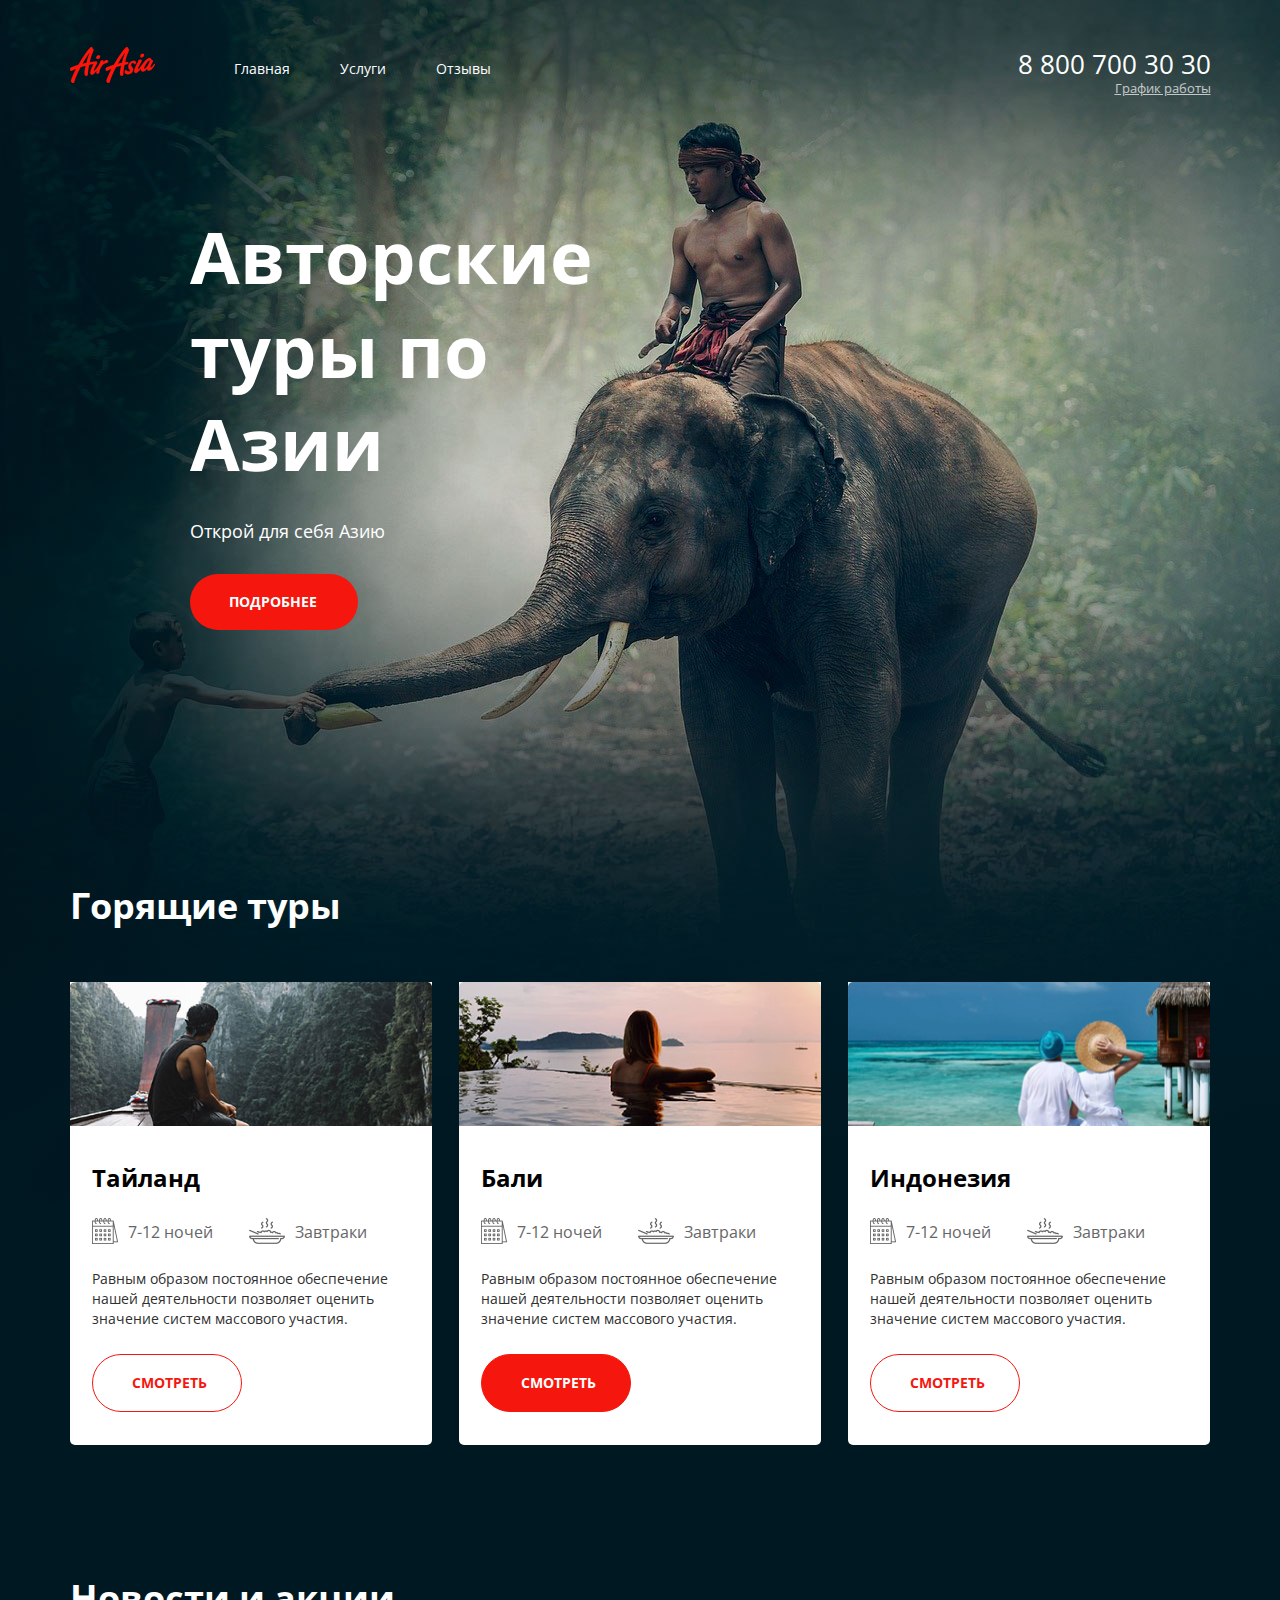
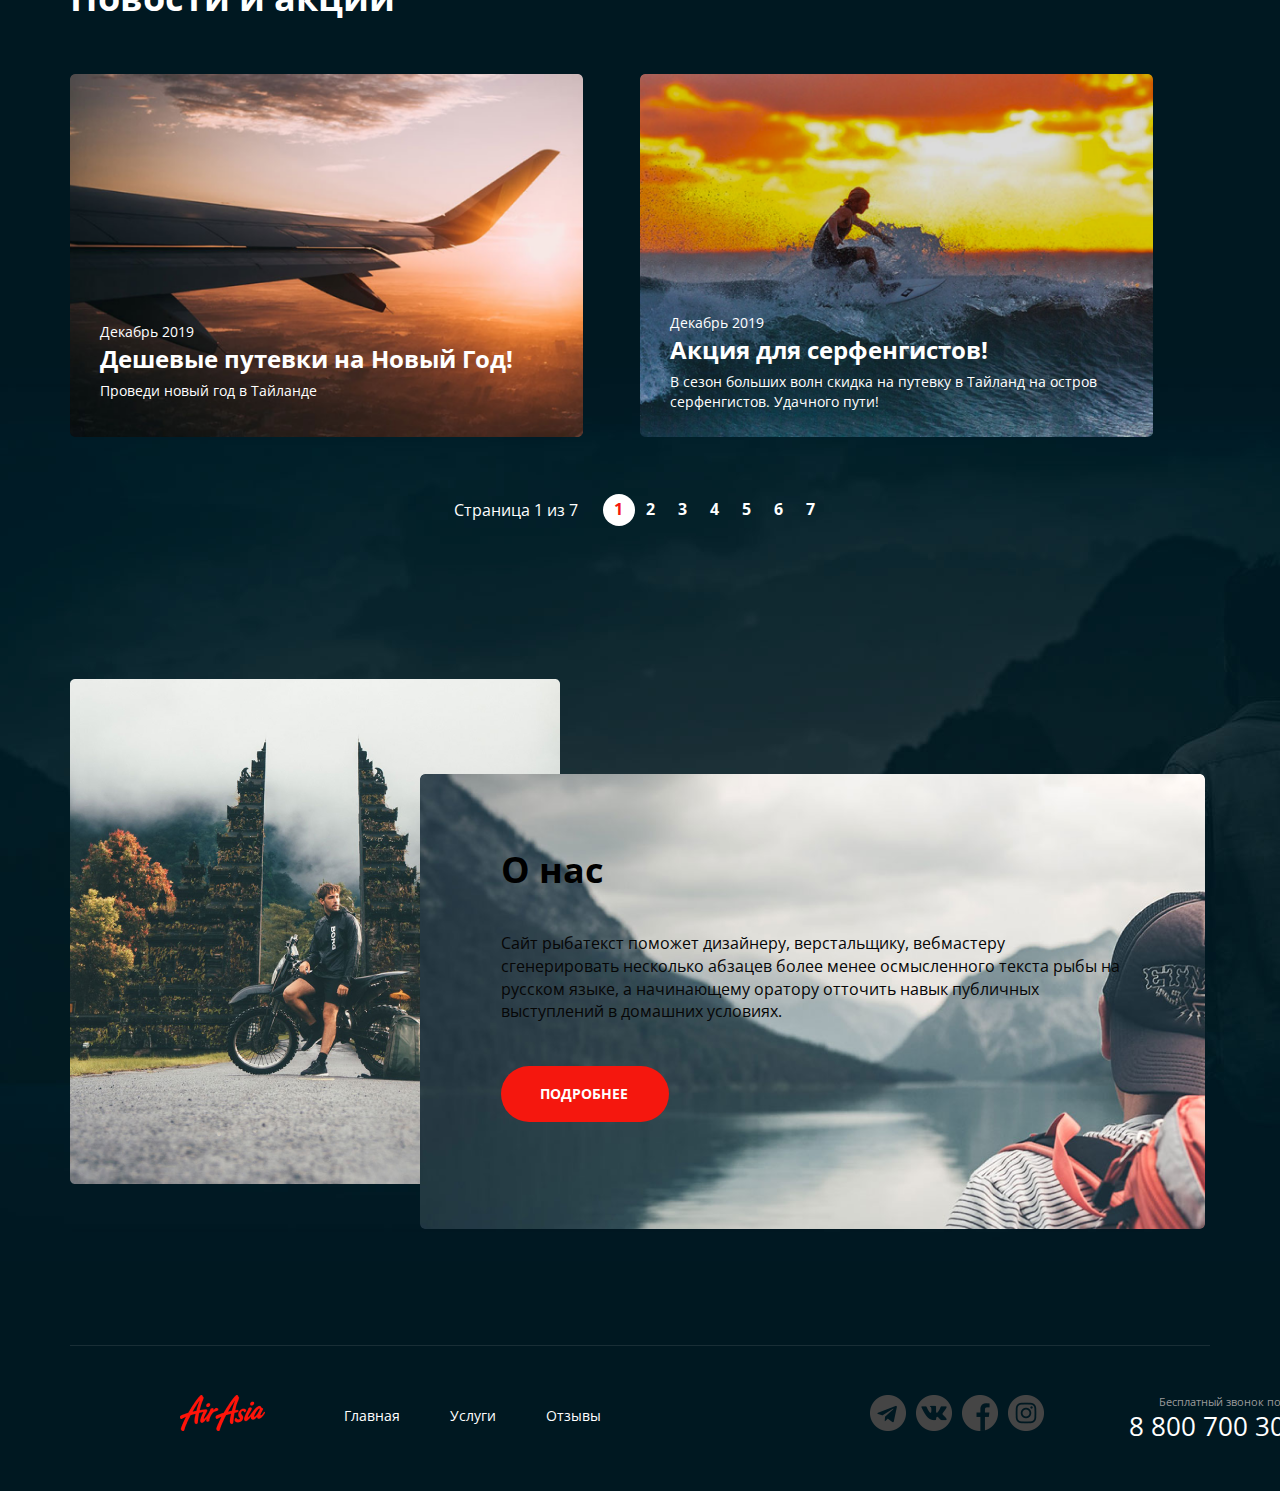
<file: index.html>
<!DOCTYPE html>
<html lang="ru">
<head>
  <meta charset="UTF-8">
  <meta http-equiv="X-UA-Compatible" content="IE=edge">
  <meta name="viewport" content="width=1200, initial-scale=1.0">
  <title>Air Asia | Main Page</title>

  <link rel="stylesheet" href="css/main.css">

</head>
<body>
  <div class="wrapper main-page-wrapper">
    <div class="wrapper__content">
      <section class="top">
        <div class="container top__container">
      <header class="header">
            <div class="header__left">
              <a href="#" class="logo">
                  <img src="img/лого.png" alt="air asia logo" class="logo__pic">
              </a>
              <nav class="menu">
                  <ul class="menu__list">
                      <li class="menu__item">
                          <a href="index.html" class="menu__link">Главная</a>
                      </li>
                      <li class="menu__item">
                        <a href="/services.html" class="menu__link">Услуги</a>
                    </li>
                    <li class="menu__item">
                      <a href="#" class="menu__link">Отзывы</a>
                  </li>                   
                </ul>
              </nav>
            </div>
            <div class="header__right">
              <address class="contacts">
                <a href="tel:+78007003030" class="contacts__phone">8 800 700 30 30</a>
                <div class="contacts__info">График работы</div>
              </address>
          </div>
        </header>
      </div>
      </section>
        <div class="maincontent">
            <section class="hello">
                <div class="container hello__container">
                    <h1 class="hello__title">Авторские туры по Азии</h1>
                    <div class="hello__subtitle">Открой для себя Азию</div>
                    <a href="#" class="hello__button">Подробнее</a>
                </div>
            </section>
            <section class="offers">
                <div class="container offers__container">
                    <h2 class="title title--fire">Горящие туры</h2>
                    <!--<img src="img/flame.png" alt="" class="offers__title-mod">-->
                    <ul class="offers__list">
                        <li class="offers__item">
                          <div class="offers__header">
                            <img src="img/river.png" alt="" class="offers__header-img">
                          </div>
                            <div class="offers__content">
                                <h3 class="offers__title">Тайланд</h3>
                                <ul class="offers__features">
                                    <li class="offers__feature">
                                      <img src="img/calendar.png" alt="" class="offers__feature-icon">
                                      <div class="offers__feature-text">7-12 ночей</div>
                                    </li>
                                    <li class="offers__feature">
                                      <img src="img/meal.png" alt="" class="offers__feature-icon">
                                      <div class="offers__feature-text">Завтраки</div>
                                    </li>                                    
                                </ul>
                                <p class="offers__text">Равным образом постоянное обеспечение нашей деятельности позволяет оценить значение систем массового участия.</p>
                                  <div class="offers__button-wrapper">
                                  <a href="#" class="button button--light">Смотреть</a>
                                  </div>
                            </div>
                        </li>
                        <li class="offers__item">
                          <div class="offers__header">
                            <img src="img/pool.png" alt="" class="offers__header-img">
                          </div>
                          <div class="offers__content">
                              <h3 class="offers__title">Бали</h3>
                              <ul class="offers__features">
                                  <li class="offers__feature">
                                    <img src="img/calendar.png" alt="" class="offers__feature-icon">
                                    <div class="offers__feature-text">7-12 ночей</div>
                                  </li>
                                  <li class="offers__feature">
                                    <img src="img/meal.png" alt="" class="offers__feature-icon">
                                    <div class="offers__feature-text">Завтраки</div>
                                  </li>                                    
                              </ul>
                              <p class="offers__text">Равным образом постоянное обеспечение нашей деятельности позволяет оценить значение систем массового участия.</p>
                              <div class="offers__button-wrapper offers__button-wrapper--active">
                              <a href="#" class="button button--light">Смотреть</a>
                              </div>
                          </div>
                      </li>
                      <li class="offers__item">
                        <div class="offers__header">
                          <img src="img/ocean.png" alt="" class="offers__header-img">
                        </div>
                        <div class="offers__content">
                            <h3 class="offers__title">Индонезия</h3>
                            <ul class="offers__features">
                                <li class="offers__feature">
                                  <img src="img/calendar.png" alt="" class="offers__feature-icon">
                                  <div class="offers__feature-text">7-12 ночей</div>
                                </li>
                                <li class="offers__feature">
                                  <img src="img/meal.png" alt="" class="offers__feature-icon">
                                  <div class="offers__feature-text">Завтраки</div>
                                </li>                                    
                            </ul>
                            <p class="offers__text">Равным образом постоянное обеспечение нашей деятельности позволяет оценить значение систем массового участия.</p>
                            <div class="offers__button-wrapper">
                            <a href="#" class="button button--light">Смотреть</a>
                            </div>
                        </div>
                    </li>
                    </ul>
                </div>
            </section>
            <section class="news">
                <div class="container news__container">
                    <h2 class="title">Новости и акции</h2>
                      <ul class="news__list">
                        <li class="news__item single-news">
                          <img src="img/plain.png" alt="" class="single-news__img">
                          <div class="single-news__content">
                            <time class="single-news__date">Декабрь 2019</time>
                            <div class="single-news__title">Дешевые путевки на Новый Год!</div>
                            <div class="single-news__text">Проведи новый год в Тайланде</div>
                          </div>
                        </li>
                          <li class="news__item single-news">
                            <img src="img/Surfer.png" alt="" class="single-news__img">
                            <div class="single-news__content">
                              <time class="single-news__date">Декабрь 2019</time>
                              <div class="single-news__title">Акция для серфенгистов!</div>
                              <div class="single-news__text">В сезон больших волн скидка на путевку в Тайланд на остров серфенгистов. Удачного пути!</div>
                            </div>
                          </li>
                      </ul>
                            <div class="paginator">
                              <div class="paginator__display">Страница 1 из 7</div>
                              <ul class="paginator__list">
                                  <li class="paginator__item paginator__item--active">
                                      <a href="#" class="paginator__link">1</a>
                                  </li>
                                  <li class="paginator__item">
                                      <a href="#" class="paginator__link">2</a>
                                  </li>
                                  <li class="paginator__item">
                                      <a href="#" class="paginator__link">3</a>
                                  </li>
                                  <li class="paginator__item">
                                      <a href="#" class="paginator__link">4</a>
                                  </li>
                                  <li class="paginator__item">
                                      <a href="#" class="paginator__link">5</a>
                                  </li>
                                  <li class="paginator__item">
                                      <a href="#" class="paginator__link">6</a>
                                  </li>
                                  <li class="paginator__item">
                                      <a href="#" class="paginator__link">7</a>
                                  </li>
                              </ul>
                            </div>
                </div>
                            </section>
                            <section class="about">
                              <div class="container about__container">
                                <div class="about__pic">
                                  <img src="img/gates.png" alt="">
                                </div>
                                  <div class="about__content">
                                      <h2 class="title title--dark">О нас</h2>
                                      <div class="about__text">
                                        <p>
                                          Сайт рыбатекст поможет дизайнеру, верстальщику, вебмастеру сгенерировать несколько абзацев более менее осмысленного текста рыбы на русском языке, а начинающему оратору отточить навык публичных выступлений в домашних условиях.
                                        </p>
                                      </div>
                                        <a href="#" class="button button-about">Подробнее</a>
                                  </div>
                              
                              </div>
                            </section>
                          </div>                                                            
        </div>
        <footer class="footer-container">
          <div class="container footer-container__content">
            <div class="footer footer-container__section">
              <div class="footer__col">
              <a href="#" class="logo">
                <img src="img/лого.png" alt="" class="logo__pic">
             </a>
          <nav class="menu">
            <ul class="menu__list">
              <li class="menu__item">
                  <a href="#" class="menu__link">Главная</a>
              </li>
                <li class="menu__item">
                  <a href="#" class="menu__link">Услуги</a>
               </li>
                  <li class="menu__item">
                    <a href="#" class="menu__link">Отзывы</a>
                  </li>                   
              </ul>
          </nav>
        </div>
          <div class="footer__col footer__col--align--right">
            <div class="social">
            <ul class="social__list">
              <li class="social__item social__item--icon--telegram">
                <a href="#" class="social__link"></a>
              </li>
              <li class="social__item social__item--icon--vk">
                <a href="#" class="social__link"></a>
              </li>
              <li class="social__item social__item--icon--facebook">
                <a href="#" class="social__link"></a>
              </li>
              <li class="social__item social__item--icon--instagram">
                <a href="#" class="social__link"></a>
              </li>
            </ul>
          </div>
            <address class="contacts">
              <div class="contacts__text">Бесплатный звонок по России</div>
                <a href="tel:+78007003030" class="contacts__phone">8 800 700 30 30</a>
            </address>
          </div>
          </div>
        </div>      
    </footer>                                    
    </div>
</body>
</html>
</file>
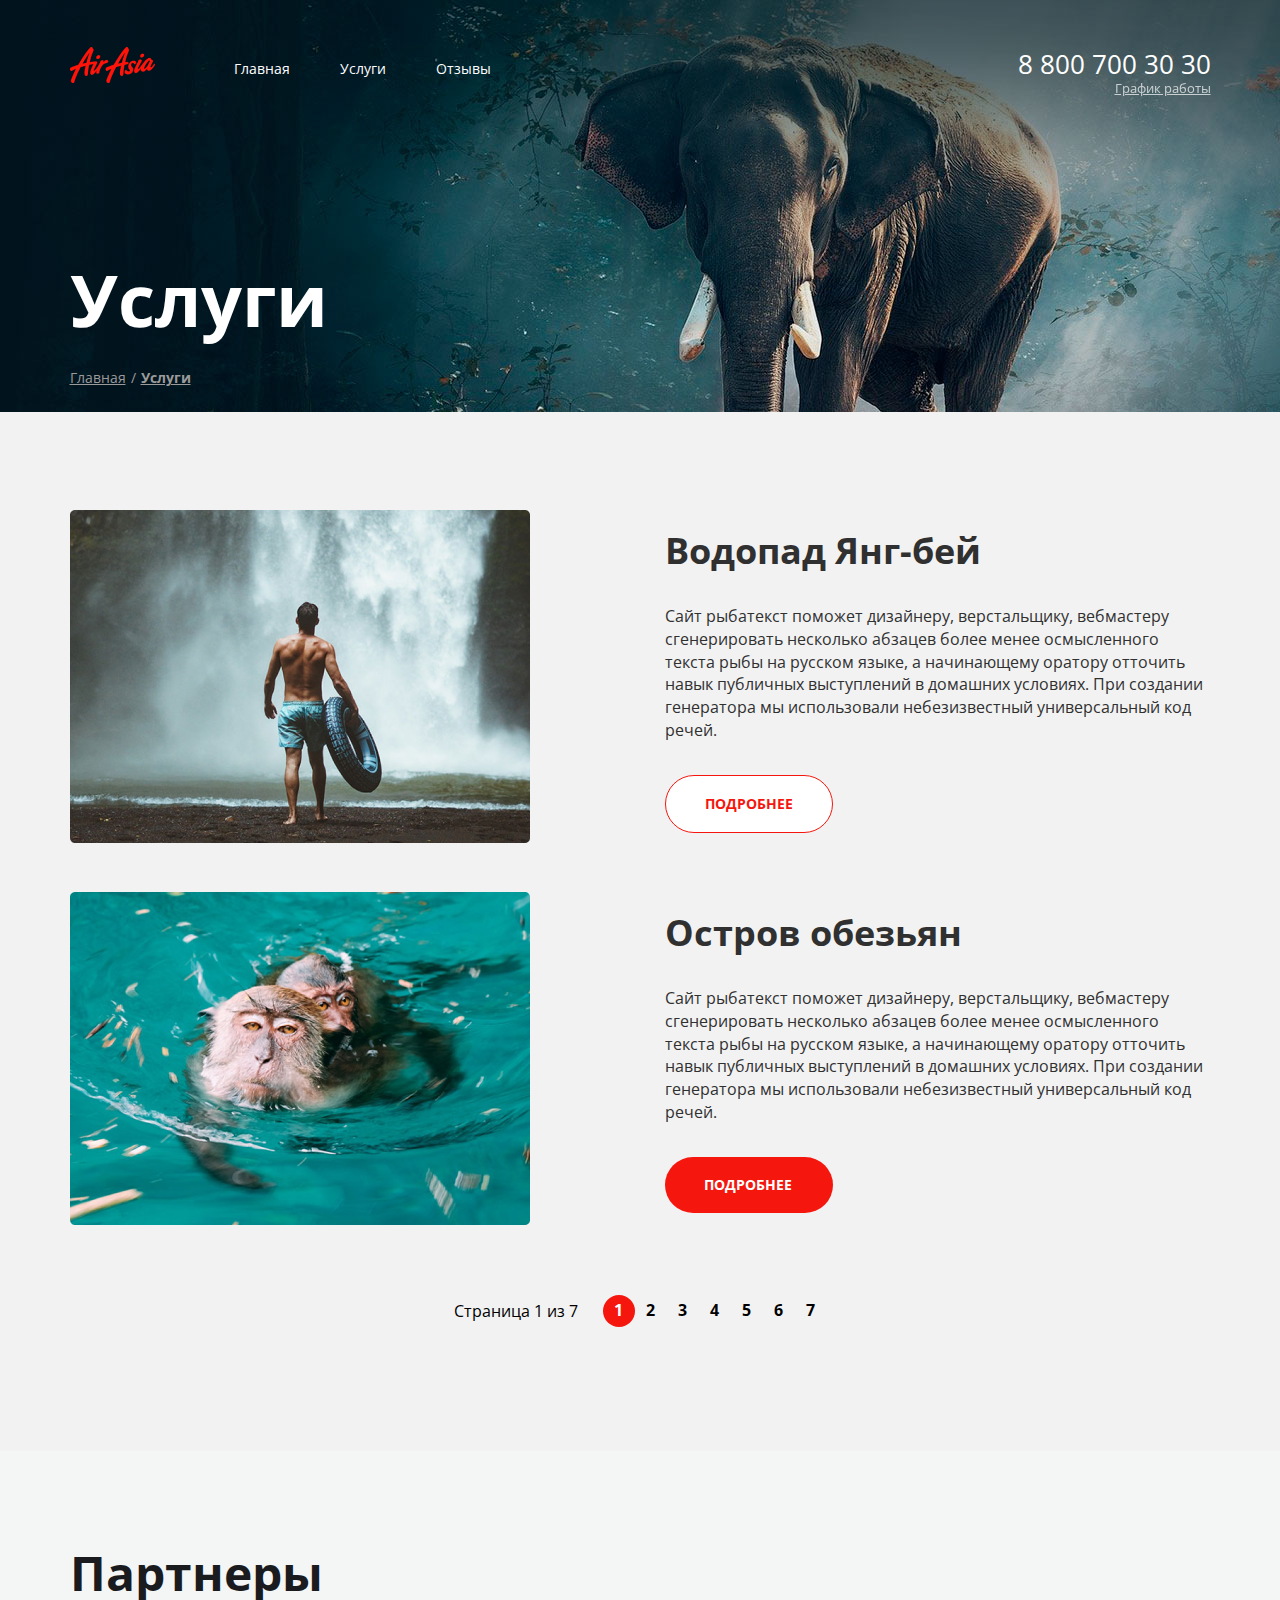
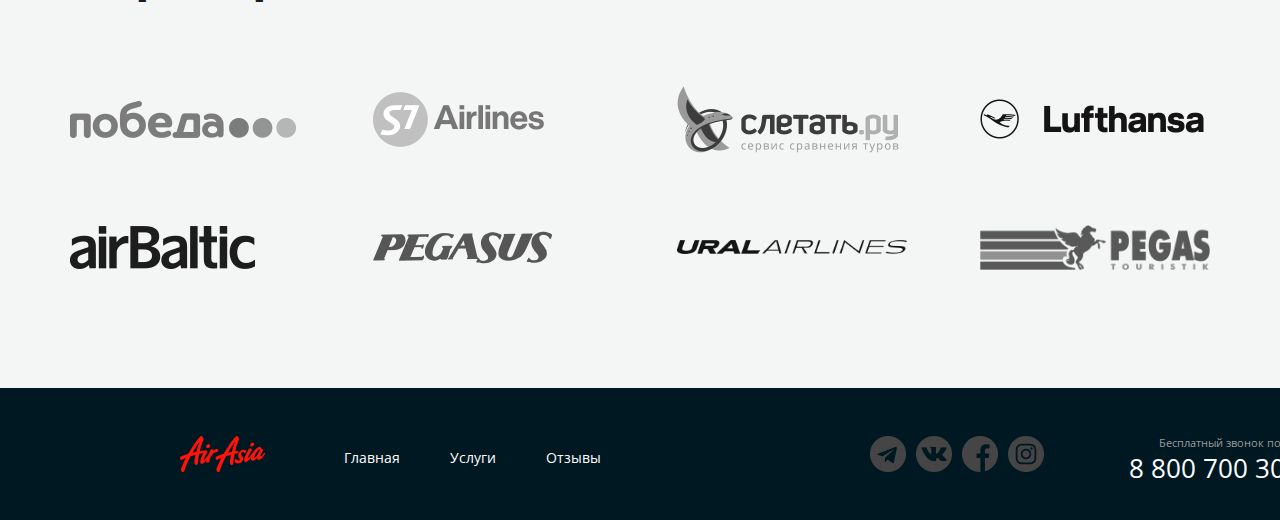
<file: services.html>
<!DOCTYPE html>
<html lang="ru">
<head>
  <meta charset="UTF-8">
  <meta http-equiv="X-UA-Compatible" content="IE=edge">
  <meta name="viewport" content="width=1200, initial-scale=1.0">
  <title>Air Asia | Services Page</title>

  <link rel="stylesheet" href="css/main.css">

</head>
<body>
  <div class="wrapper">
    <div class="wrapper__content wrapper__content-services">
      <section class="top-line">
        <div class="container top-line__container">
          <header class="header">
            <div class="header__left">
              <a href="#" class="logo">
                  <img src="img/лого.png" alt="air asia logo" class="logo__pic">
              </a>
              <nav class="menu">
                  <ul class="menu__list">
                      <li class="menu__item">
                          <a href="/index.html" class="menu__link">Главная</a>
                      </li>
                      <li class="menu__item">
                        <a href="/services.html" class="menu__link">Услуги</a>
                    </li>
                    <li class="menu__item">
                      <a href="#" class="menu__link">Отзывы</a>
                  </li>                   
                </ul>
              </nav>
            </div>
            <div class="header__right">
              <address class="contacts">
                <a href="tel:+78007003030" class="contacts__phone">8 800 700 30 30</a>
                <div class="contacts__info">График работы</div>
              </address>
          </div>
          </header>
          <h1 class="page-title">Услуги</h1>
          <nav class="breadcrumbs">
            <ul class="breadcrumbs__list">
              <li class="breadcrumbs__item">
                <a href="#" class="breadcrumbs__link">Главная</a>
              </li>
              <li class="breadcrumbs__item breadcrumbs__item--active">
                <a href="#" class="breadcrumbs__link">Услуги</a>
              </li>
            </ul>
        </nav>
      </div>
    </section> 
      <main class="page-content">
        <div class="container services__container">
          <ul class="services">
            <li class="services__item service">
              <div class="service__img">
                <img src="img/waterfall-services.png" class="service__img-elem" alt="">
              </div>
              <div class="service__content">
                <h2 class="service__title">
                  Водопад Янг-бей
                </h2>
                <div class="service__desc">
                  <p>
                    Сайт рыбатекст поможет дизайнеру, верстальщику, вебмастеру сгенерировать несколько абзацев более менее осмысленного текста рыбы на русском языке, а начинающему оратору отточить навык публичных выступлений в домашних условиях. При создании генератора мы использовали небезизвестный универсальный код речей. 
                  </p>
                </div>
                <a href="" class="service__button service__button--light">Подробнее</a>
              </div>
            </li>
            <li class="services__item service">
              <div class="service__img">
                <img src="img/monkeys-services.png" class="service__img-elem" alt="">
              </div>
              <div class="service__content">
                <h2 class="service__title">
                  Остров обезьян
                </h2>
                <div class="service__desc">
                  <p>
                    Сайт рыбатекст поможет дизайнеру, верстальщику, вебмастеру сгенерировать несколько абзацев более менее осмысленного текста рыбы на русском языке, а начинающему оратору отточить навык публичных выступлений в домашних условиях. При создании генератора мы использовали небезизвестный универсальный код речей. 
                  </p>
                </div>
                  <a href="" class="service__button service__button--active">Подробнее</a>
              </div>
            </li>
          </ul>
          <div class="paginator paginator--theme--light">
            <div class="paginator__display">Страница 1 из 7</div>
            <ul class="paginator__list">
                <li class="paginator__item paginator__item--active">
                    <a href="#" class="paginator__link">1</a>
                </li>
                <li class="paginator__item">
                    <a href="#" class="paginator__link">2</a>
                </li>
                <li class="paginator__item">
                    <a href="#" class="paginator__link">3</a>
                </li>
                <li class="paginator__item">
                    <a href="#" class="paginator__link">4</a>
                </li>
                <li class="paginator__item">
                    <a href="#" class="paginator__link">5</a>
                </li>
                <li class="paginator__item">
                    <a href="#" class="paginator__link">6</a>
                </li>
                <li class="paginator__item">
                    <a href="#" class="paginator__link">7</a>
                </li>
            </ul>
          </div>
        </div>
      </main>
      <section class="inner-section inner-section--bg--grey">
        <div class="container inner-section__container">
          <h2 class="inner-section__title">Партнеры</h2>
          <ul class="partners__list partners__list-first">
            <li class="partners__item">
              <a href="#" class="partners__link">
                <img src="img/pobeda-services.png" alt="pobeda logo">
              </a>
            </li>
            <li class="partners__item">
              <a href="#" class="partners__link">
                <img src="img/s7-services.png" alt="s7 logo">
              </a>
            </li>
            <li class="partners__item">
              <a href="#" class="partners__link">
                <img src="img/lets-fly-services.png" alt="lets-fly logo">
              </a>
            </li>
            <li class="partners__item">
              <a href="#" class="partners__link">
                <img src="img/lufthansa-services.png" alt="lufthansa logo">
              </a>
            </li>
          </ul>
          <ul class="partners__list partners__list-second">
            <li class="partners__item">
              <a href="#" class="partners__link">
                <img src="img/airbaltic-services.png" alt="airbaltic logo">
              </a>
            </li>
            <li class="partners__item">
              <a href="#" class="partners__link">
                <img src="img/pegasus-services.png" alt="pegaus logo">
              </a>
            </li>
            <li class="partners__item">
              <a href="#" class="partners__link">
                <img src="img/ural-services.png" alt="ural logo">
              </a>
            </li>
            <li class="partners__item">
              <a href="#" class="partners__link">
                <img src="img/pegas-services.png" alt="pegas logo">
              </a>
            </li>
          </ul>
        </div>
      </section>
      <footer class="inner-footer">
        <div class="container inner-footer__container">
          <div class="footer">
            <div class="footer__col">
            <a href="#" class="logo">
              <img src="img/лого.png" alt="" class="logo__pic">
           </a>
        <nav class="menu">
          <ul class="menu__list">
            <li class="menu__item">
                <a href="#" class="menu__link">Главная</a>
            </li>
              <li class="menu__item">
                <a href="#" class="menu__link">Услуги</a>
             </li>
                <li class="menu__item">
                  <a href="#" class="menu__link">Отзывы</a>
                </li>                   
            </ul>
        </nav>
      </div>
        <div class="footer__col footer__col--align--right">
          <div class="social">
          <ul class="social__list">
            <li class="social__item social__item--icon--telegram">
              <a href="#" class="social__link"></a>
            </li>
            <li class="social__item social__item--icon--vk">
              <a href="#" class="social__link"></a>
            </li>
            <li class="social__item social__item--icon--facebook">
              <a href="#" class="social__link"></a>
            </li>
            <li class="social__item social__item--icon--instagram">
              <a href="#" class="social__link"></a>
            </li>
          </ul>
        </div>
          <address class="contacts">
            <div class="contacts__text">Бесплатный звонок по России</div>
              <a href="tel:+78007003030" class="contacts__phone">8 800 700 30 30</a>
          </address>
        </div>
        </div>
        </div>
      </footer>
  </div>                  
    </div>
</body>
</html>
</file>
<file: css/main.css>
@import url('./layout/fonts.css');
/*@import url('./layout/normalize.css');*/
@import url('./layout/base.css');

@import url('./bloks/header.css');
@import url('./bloks/logo.css');
@import url('./bloks/menu.css');
@import url('./bloks/contacts.css');
@import url('./bloks/hello.css');
@import url('./bloks/title.css');
@import url('./bloks/offers.css');
@import url('./bloks/button.css');
@import url('./bloks/news.css');
@import url('./bloks/paginator.css');
@import url('./bloks/about.css');
@import url('./bloks/footer.css');
@import url('./bloks/social.css');
@import url('./bloks/top-line.css');
@import url('./bloks/breadcrumbs.css');
@import url('./bloks/services.css');
@import url('./bloks/inner.css');
@import url('./bloks/partners.css');
</file>
